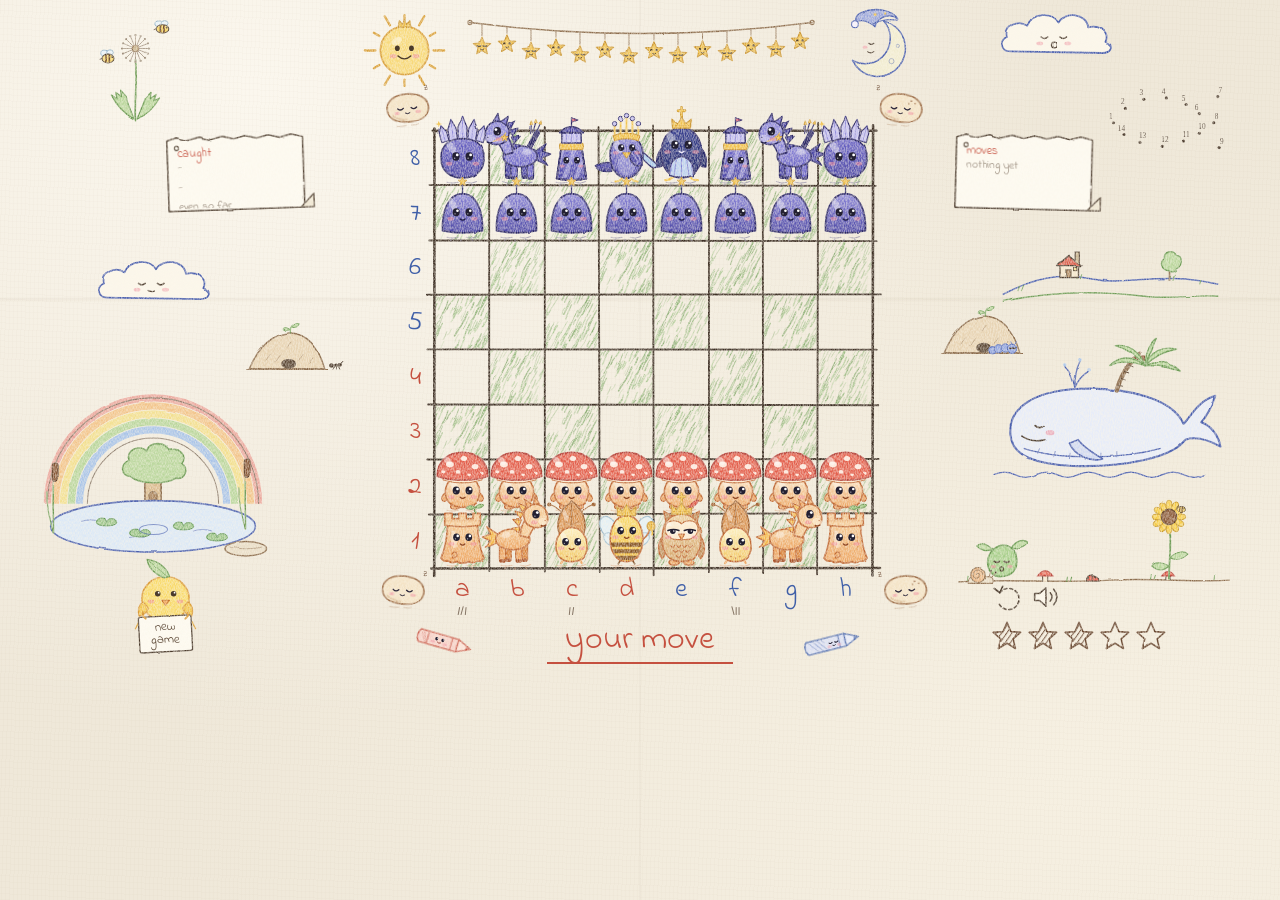
<file: index.html>
<!doctype html>
<html lang="en">
<head>
<meta charset="utf-8">
<meta name="viewport" content="width=device-width, initial-scale=1">
<title>Toadstool Chess</title>
<link rel="preconnect" href="https://fonts.googleapis.com">
<link rel="preconnect" href="https://fonts.gstatic.com" crossorigin>
<link href="https://fonts.googleapis.com/css2?family=Indie+Flower&display=swap" rel="stylesheet">
<link rel="stylesheet" href="css/styles.css?v=15">
<link rel="stylesheet" href="css/world.css?v=15">
<link rel="icon" href="data:image/svg+xml,<svg xmlns='http://www.w3.org/2000/svg' viewBox='0 0 100 100'><text y='78' font-size='80'>🍄</text></svg>">
</head>
<body>

<!-- shared filters / patterns for the crayon look -->
<svg class="defs-only" aria-hidden="true">
  <defs>
    <filter id="crayon" x="-20%" y="-20%" width="140%" height="140%">
      <feTurbulence type="fractalNoise" baseFrequency="0.035" numOctaves="3" seed="7" result="noise"/>
      <feDisplacementMap in="SourceGraphic" in2="noise" scale="3.2" xChannelSelector="R" yChannelSelector="G"/>
    </filter>
    <!-- coloured pencil: a little hand wobble on every edge, then a streaky
         grain knocked out of the colour so the paper shows through -->
    <filter id="pencil" x="-12%" y="-12%" width="124%" height="124%" color-interpolation-filters="sRGB">
      <feTurbulence type="fractalNoise" baseFrequency="0.05" numOctaves="2" seed="3" result="warp"/>
      <feDisplacementMap in="SourceGraphic" in2="warp" scale="1.8" xChannelSelector="R" yChannelSelector="G" result="wobble"/>
      <!-- the drawing's own paper, so the board never shows through a piece -->
      <feFlood flood-color="#fbf6ea" result="paperTone"/>
      <feComposite in="paperTone" in2="wobble" operator="in" result="paper"/>
      <feTurbulence type="fractalNoise" baseFrequency="0.8 0.3" numOctaves="2" seed="12" result="grain"/>
      <feColorMatrix in="grain" type="matrix" values="0 0 0 0 0  0 0 0 0 0  0 0 0 0 0  2.4 0 0 0 -0.7" result="tooth"/>
      <feComposite in="wobble" in2="tooth" operator="in" result="grainy"/>
      <feComposite in="grainy" in2="wobble" operator="arithmetic" k1="0" k2="0.45" k3="0.55" k4="0" result="pencilled"/>
      <feMerge><feMergeNode in="paper"/><feMergeNode in="pencilled"/></feMerge>
    </filter>
    <pattern id="scribble" width="5" height="5" patternUnits="userSpaceOnUse" patternTransform="rotate(35)">
      <path d="M0,0 V5" stroke="#6b4a33" stroke-width="2.6"/>
    </pattern>
  </defs>
</svg>

<main class="sheet" id="sheet">
  <h1 class="sr-only">Toadstool Chess</h1>

  <!-- doodles: drawn by js/world*.js. On wide screens they are pinned round
       the board; on narrow ones they fall into rows above and below it. -->
  <div class="above" id="above"></div>

  <section class="stage">
    <div class="sky" id="sky"></div>

    <div class="board-grid">
      <div class="ranks" id="ranks" aria-hidden="true"></div>
      <div class="board-wrap" id="board-wrap">
          <div class="doodle doodle-tl" aria-hidden="true"><svg viewBox="0 0 100 76"><g filter="url(#pencil)"><path d="M14,45 C12,27 30,17 52,18 C74,19 90,29 88,47 C86,63 70,69 50,68 C28,67 16,61 14,45 Z" fill="#f3e2c4" stroke="#8f5a32" stroke-width="2.6" stroke-linejoin="round"/><path d="M22,54 q10,9 26,10" fill="none" stroke="#c9a173" stroke-width="3" opacity=".55"/><ellipse cx="31" cy="51" rx="5" ry="3" fill="#ee8c9c" opacity=".6"/><ellipse cx="69" cy="51" rx="5" ry="3" fill="#ee8c9c" opacity=".6"/><path d="M28,74 q10,2 18,0 M54,74 q8,2 14,-1" fill="none" stroke="#8f5a32" stroke-width="1.4" opacity=".45"/></g><g fill="none" stroke="#2f2a3d" stroke-linecap="round"><path d="M33,43 q5,5 10,0 M57,43 q5,5 10,0" stroke-width="2.4"/><path d="M46,52 q4,3 8,0" stroke-width="1.7"/></g><text x="84" y="15" font-size="17" fill="#6b4a33" font-family="Indie Flower, cursive">z</text></svg></div>
          <div class="doodle doodle-tr" aria-hidden="true"><svg viewBox="0 0 100 76"><g filter="url(#pencil)"><path d="M14,45 C12,27 30,17 52,18 C74,19 90,29 88,47 C86,63 70,69 50,68 C28,67 16,61 14,45 Z" fill="#f3e2c4" stroke="#8f5a32" stroke-width="2.6" stroke-linejoin="round"/><path d="M22,54 q10,9 26,10" fill="none" stroke="#c9a173" stroke-width="3" opacity=".55"/><ellipse cx="31" cy="51" rx="5" ry="3" fill="#ee8c9c" opacity=".6"/><ellipse cx="69" cy="51" rx="5" ry="3" fill="#ee8c9c" opacity=".6"/><circle cx="68" cy="29" r="1.7" fill="#8f5a32"/><circle cx="75" cy="33" r="1.3" fill="#8f5a32"/><circle cx="64" cy="34" r="1.2" fill="#8f5a32"/><path d="M28,74 q10,2 18,0 M54,74 q8,2 14,-1" fill="none" stroke="#8f5a32" stroke-width="1.4" opacity=".45"/></g><g fill="none" stroke="#2f2a3d" stroke-linecap="round"><path d="M33,43 q5,5 10,0 M57,43 q5,5 10,0" stroke-width="2.4"/><path d="M46,52 q4,3 8,0" stroke-width="1.7"/></g><text x="4" y="15" font-size="17" fill="#6b4a33" font-family="Indie Flower, cursive">z</text></svg></div>
          <div class="doodle doodle-bl" aria-hidden="true"><svg viewBox="0 0 100 76"><g filter="url(#pencil)"><path d="M14,45 C12,27 30,17 52,18 C74,19 90,29 88,47 C86,63 70,69 50,68 C28,67 16,61 14,45 Z" fill="#f3e2c4" stroke="#8f5a32" stroke-width="2.6" stroke-linejoin="round"/><path d="M22,54 q10,9 26,10" fill="none" stroke="#c9a173" stroke-width="3" opacity=".55"/><ellipse cx="31" cy="51" rx="5" ry="3" fill="#ee8c9c" opacity=".6"/><ellipse cx="69" cy="51" rx="5" ry="3" fill="#ee8c9c" opacity=".6"/><path d="M28,74 q10,2 18,0 M54,74 q8,2 14,-1" fill="none" stroke="#8f5a32" stroke-width="1.4" opacity=".45"/></g><g fill="none" stroke="#2f2a3d" stroke-linecap="round"><path d="M33,43 q5,5 10,0 M57,43 q5,5 10,0" stroke-width="2.4"/><path d="M46,52 q4,3 8,0" stroke-width="1.7"/></g><text x="84" y="15" font-size="17" fill="#6b4a33" font-family="Indie Flower, cursive">z</text></svg></div>
          <div class="doodle doodle-br" aria-hidden="true"><svg viewBox="0 0 100 76"><g filter="url(#pencil)"><path d="M14,45 C12,27 30,17 52,18 C74,19 90,29 88,47 C86,63 70,69 50,68 C28,67 16,61 14,45 Z" fill="#f3e2c4" stroke="#8f5a32" stroke-width="2.6" stroke-linejoin="round"/><path d="M22,54 q10,9 26,10" fill="none" stroke="#c9a173" stroke-width="3" opacity=".55"/><ellipse cx="31" cy="51" rx="5" ry="3" fill="#ee8c9c" opacity=".6"/><ellipse cx="69" cy="51" rx="5" ry="3" fill="#ee8c9c" opacity=".6"/><circle cx="68" cy="29" r="1.7" fill="#8f5a32"/><circle cx="75" cy="33" r="1.3" fill="#8f5a32"/><circle cx="64" cy="34" r="1.2" fill="#8f5a32"/><path d="M28,74 q10,2 18,0 M54,74 q8,2 14,-1" fill="none" stroke="#8f5a32" stroke-width="1.4" opacity=".45"/></g><g fill="none" stroke="#2f2a3d" stroke-linecap="round"><path d="M33,43 q5,5 10,0 M57,43 q5,5 10,0" stroke-width="2.4"/><path d="M46,52 q4,3 8,0" stroke-width="1.7"/></g><text x="4" y="15" font-size="17" fill="#6b4a33" font-family="Indie Flower, cursive">z</text></svg></div>
          <div class="board" id="board" role="grid" aria-label="chess board"></div>
      </div>
      <div class="corner"></div>
      <div class="files" id="files" aria-hidden="true"></div>
    </div>

    <div class="caption-row">
      <div class="crayon crayon-red" aria-hidden="true"><svg viewBox="0 0 140 72"><g transform="rotate(16 70 36)"><g filter="url(#pencil)"><path d="M18,23 H92 V47 H18 Q10,35 18,23 Z" fill="#f6cfc6" stroke="#c5503f" stroke-width="2.4" stroke-linejoin="round"/><path d="M34,23 V47 M80,23 V47" stroke="#c5503f" stroke-width="2" fill="none"/><path d="M21,27 l9,18 M25,25 l8,20" stroke="#c5503f" stroke-width="1.5" opacity=".5"/><path d="M92,23 L118,35 L92,47 Z" fill="#fbe3d8" stroke="#c5503f" stroke-width="2.4" stroke-linejoin="round"/><path d="M109,31 L118,35 L109,39 Z" fill="#c5503f"/><ellipse cx="45" cy="40" rx="4.5" ry="2.6" fill="#ee8c9c" opacity=".6"/><ellipse cx="69" cy="40" rx="4.5" ry="2.6" fill="#ee8c9c" opacity=".6"/></g><ellipse cx="51" cy="33" rx="2.8" ry="3.3" fill="#232032"/><ellipse cx="63" cy="33" rx="2.8" ry="3.3" fill="#232032"/><circle cx="52.1" cy="31.7" r="1" fill="#fff"/><circle cx="64.1" cy="31.7" r="1" fill="#fff"/><path d="M54,39 q3,2.4 6,0" fill="none" stroke="#9a3a2e" stroke-width="1.6" stroke-linecap="round"/></g></svg></div>
      <p class="caption" id="caption">your move</p>
      <div class="crayon crayon-blue" aria-hidden="true"><svg viewBox="0 0 140 72"><g transform="rotate(-14 70 36)"><g filter="url(#pencil)"><path d="M18,23 H92 V47 H18 Q10,35 18,23 Z" fill="#d9dff4" stroke="#3f5fa8" stroke-width="2.4" stroke-linejoin="round"/><path d="M22,25 L40,47 M30,23 L48,47 M38,23 L55,45 M46,23 L52,31" stroke="#3f5fa8" stroke-width="1.7" opacity=".6"/><path d="M80,23 V47" stroke="#3f5fa8" stroke-width="2"/><path d="M92,23 L118,35 L92,47 Z" fill="#e8ecf9" stroke="#3f5fa8" stroke-width="2.4" stroke-linejoin="round"/><path d="M109,31 L118,35 L109,39 Z" fill="#3f5fa8"/><ellipse cx="60" cy="41" rx="4" ry="2.4" fill="#ee8c9c" opacity=".6"/><ellipse cx="79" cy="41" rx="4" ry="2.4" fill="#ee8c9c" opacity=".6"/></g><g fill="none" stroke="#232032" stroke-linecap="round"><path d="M61,34 q3,3 6,0 M72,34 q3,3 6,0" stroke-width="2"/><path d="M67,40 q2.5,2 5,0" stroke-width="1.5"/></g></g></svg></div>
    </div>
    </div>
  </section>

  <div class="below" id="below"></div>
</main>

<div class="promo-backdrop" id="promo" hidden>
  <div class="promo-card">
    <p>your toadstool made it across!</p>
    <div class="promo-choices" id="promo-choices"></div>
  </div>
</div>

<script src="js/engine.js?v=15"></script>
<script src="js/ai.js?v=15"></script>
<script src="js/pencil.js?v=15"></script>
<script src="js/pieces.js?v=15"></script>
<script src="js/marks.js?v=15"></script>
<script src="js/world.js?v=15"></script>
<script src="js/world-land.js?v=15"></script>
<script src="js/world-mount.js?v=15"></script>
<script src="js/app.js?v=15"></script>
</body>
</html>
</file>
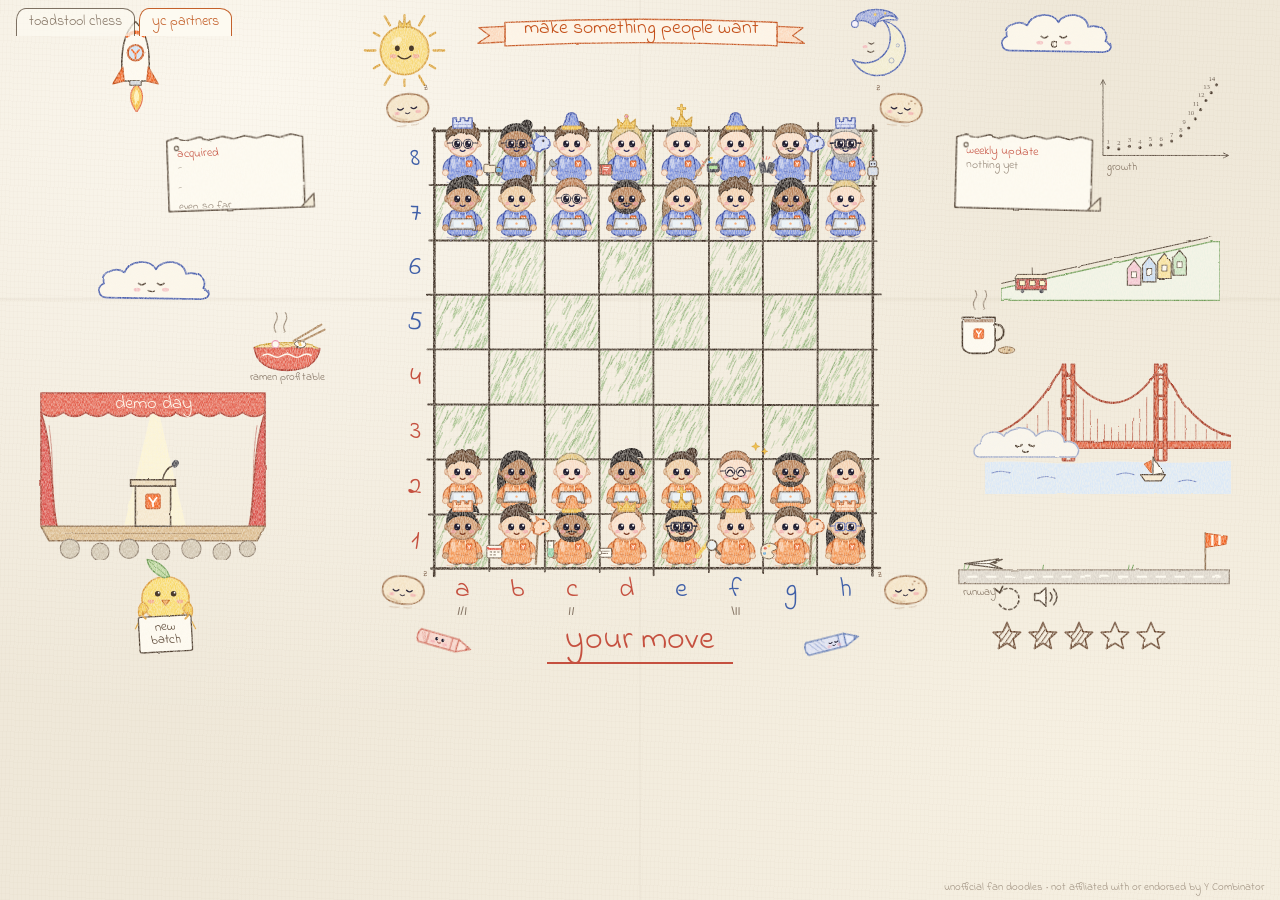
<file: yc-chess/index.html>
<!doctype html>
<html lang="en">
<head>
<meta charset="utf-8">
<meta name="viewport" content="width=device-width, initial-scale=1">
<title>YC Partners Chess</title>
<link rel="preconnect" href="https://fonts.googleapis.com">
<link rel="preconnect" href="https://fonts.gstatic.com" crossorigin>
<link href="https://fonts.googleapis.com/css2?family=Indie+Flower&display=swap" rel="stylesheet">
<link rel="stylesheet" href="../css/styles.css?v=15">
<link rel="stylesheet" href="../css/world.css?v=15">
<link rel="stylesheet" href="yc.css?v=3">
<link rel="icon" href="data:image/svg+xml,<svg xmlns='http://www.w3.org/2000/svg' viewBox='0 0 100 100'><text y='78' font-size='80'>🍄</text></svg>">
</head>
<body>

<!-- shared filters / patterns for the crayon look -->
<svg class="defs-only" aria-hidden="true">
  <defs>
    <filter id="crayon" x="-20%" y="-20%" width="140%" height="140%">
      <feTurbulence type="fractalNoise" baseFrequency="0.035" numOctaves="3" seed="7" result="noise"/>
      <feDisplacementMap in="SourceGraphic" in2="noise" scale="3.2" xChannelSelector="R" yChannelSelector="G"/>
    </filter>
    <!-- coloured pencil: a little hand wobble on every edge, then a streaky
         grain knocked out of the colour so the paper shows through -->
    <filter id="pencil" x="-12%" y="-12%" width="124%" height="124%" color-interpolation-filters="sRGB">
      <feTurbulence type="fractalNoise" baseFrequency="0.05" numOctaves="2" seed="3" result="warp"/>
      <feDisplacementMap in="SourceGraphic" in2="warp" scale="1.8" xChannelSelector="R" yChannelSelector="G" result="wobble"/>
      <!-- the drawing's own paper, so the board never shows through a piece -->
      <feFlood flood-color="#fbf6ea" result="paperTone"/>
      <feComposite in="paperTone" in2="wobble" operator="in" result="paper"/>
      <feTurbulence type="fractalNoise" baseFrequency="0.8 0.3" numOctaves="2" seed="12" result="grain"/>
      <feColorMatrix in="grain" type="matrix" values="0 0 0 0 0  0 0 0 0 0  0 0 0 0 0  2.4 0 0 0 -0.7" result="tooth"/>
      <feComposite in="wobble" in2="tooth" operator="in" result="grainy"/>
      <feComposite in="grainy" in2="wobble" operator="arithmetic" k1="0" k2="0.45" k3="0.55" k4="0" result="pencilled"/>
      <feMerge><feMergeNode in="paper"/><feMergeNode in="pencilled"/></feMerge>
    </filter>
    <pattern id="scribble" width="5" height="5" patternUnits="userSpaceOnUse" patternTransform="rotate(35)">
      <path d="M0,0 V5" stroke="#6b4a33" stroke-width="2.6"/>
    </pattern>
  </defs>
</svg>

<main class="sheet" id="sheet">
  <h1 class="sr-only">YC Partners Chess</h1>

  <nav class="yc-tabs" aria-label="editions">
    <a href="../">toadstool chess</a>
    <a href="./" aria-current="page">yc partners</a>
  </nav>
  <p class="yc-fine">unofficial fan doodles &middot; not affiliated with or endorsed by Y Combinator</p>

  <!-- doodles: drawn by js/world*.js. On wide screens they are pinned round
       the board; on narrow ones they fall into rows above and below it. -->
  <div class="above" id="above"></div>

  <section class="stage">
    <div class="sky" id="sky"></div>

    <div class="board-grid">
      <div class="ranks" id="ranks" aria-hidden="true"></div>
      <div class="board-wrap" id="board-wrap">
          <div class="doodle doodle-tl" aria-hidden="true"><svg viewBox="0 0 100 76"><g filter="url(#pencil)"><path d="M14,45 C12,27 30,17 52,18 C74,19 90,29 88,47 C86,63 70,69 50,68 C28,67 16,61 14,45 Z" fill="#f3e2c4" stroke="#8f5a32" stroke-width="2.6" stroke-linejoin="round"/><path d="M22,54 q10,9 26,10" fill="none" stroke="#c9a173" stroke-width="3" opacity=".55"/><ellipse cx="31" cy="51" rx="5" ry="3" fill="#ee8c9c" opacity=".6"/><ellipse cx="69" cy="51" rx="5" ry="3" fill="#ee8c9c" opacity=".6"/><path d="M28,74 q10,2 18,0 M54,74 q8,2 14,-1" fill="none" stroke="#8f5a32" stroke-width="1.4" opacity=".45"/></g><g fill="none" stroke="#2f2a3d" stroke-linecap="round"><path d="M33,43 q5,5 10,0 M57,43 q5,5 10,0" stroke-width="2.4"/><path d="M46,52 q4,3 8,0" stroke-width="1.7"/></g><text x="84" y="15" font-size="17" fill="#6b4a33" font-family="Indie Flower, cursive">z</text></svg></div>
          <div class="doodle doodle-tr" aria-hidden="true"><svg viewBox="0 0 100 76"><g filter="url(#pencil)"><path d="M14,45 C12,27 30,17 52,18 C74,19 90,29 88,47 C86,63 70,69 50,68 C28,67 16,61 14,45 Z" fill="#f3e2c4" stroke="#8f5a32" stroke-width="2.6" stroke-linejoin="round"/><path d="M22,54 q10,9 26,10" fill="none" stroke="#c9a173" stroke-width="3" opacity=".55"/><ellipse cx="31" cy="51" rx="5" ry="3" fill="#ee8c9c" opacity=".6"/><ellipse cx="69" cy="51" rx="5" ry="3" fill="#ee8c9c" opacity=".6"/><circle cx="68" cy="29" r="1.7" fill="#8f5a32"/><circle cx="75" cy="33" r="1.3" fill="#8f5a32"/><circle cx="64" cy="34" r="1.2" fill="#8f5a32"/><path d="M28,74 q10,2 18,0 M54,74 q8,2 14,-1" fill="none" stroke="#8f5a32" stroke-width="1.4" opacity=".45"/></g><g fill="none" stroke="#2f2a3d" stroke-linecap="round"><path d="M33,43 q5,5 10,0 M57,43 q5,5 10,0" stroke-width="2.4"/><path d="M46,52 q4,3 8,0" stroke-width="1.7"/></g><text x="4" y="15" font-size="17" fill="#6b4a33" font-family="Indie Flower, cursive">z</text></svg></div>
          <div class="doodle doodle-bl" aria-hidden="true"><svg viewBox="0 0 100 76"><g filter="url(#pencil)"><path d="M14,45 C12,27 30,17 52,18 C74,19 90,29 88,47 C86,63 70,69 50,68 C28,67 16,61 14,45 Z" fill="#f3e2c4" stroke="#8f5a32" stroke-width="2.6" stroke-linejoin="round"/><path d="M22,54 q10,9 26,10" fill="none" stroke="#c9a173" stroke-width="3" opacity=".55"/><ellipse cx="31" cy="51" rx="5" ry="3" fill="#ee8c9c" opacity=".6"/><ellipse cx="69" cy="51" rx="5" ry="3" fill="#ee8c9c" opacity=".6"/><path d="M28,74 q10,2 18,0 M54,74 q8,2 14,-1" fill="none" stroke="#8f5a32" stroke-width="1.4" opacity=".45"/></g><g fill="none" stroke="#2f2a3d" stroke-linecap="round"><path d="M33,43 q5,5 10,0 M57,43 q5,5 10,0" stroke-width="2.4"/><path d="M46,52 q4,3 8,0" stroke-width="1.7"/></g><text x="84" y="15" font-size="17" fill="#6b4a33" font-family="Indie Flower, cursive">z</text></svg></div>
          <div class="doodle doodle-br" aria-hidden="true"><svg viewBox="0 0 100 76"><g filter="url(#pencil)"><path d="M14,45 C12,27 30,17 52,18 C74,19 90,29 88,47 C86,63 70,69 50,68 C28,67 16,61 14,45 Z" fill="#f3e2c4" stroke="#8f5a32" stroke-width="2.6" stroke-linejoin="round"/><path d="M22,54 q10,9 26,10" fill="none" stroke="#c9a173" stroke-width="3" opacity=".55"/><ellipse cx="31" cy="51" rx="5" ry="3" fill="#ee8c9c" opacity=".6"/><ellipse cx="69" cy="51" rx="5" ry="3" fill="#ee8c9c" opacity=".6"/><circle cx="68" cy="29" r="1.7" fill="#8f5a32"/><circle cx="75" cy="33" r="1.3" fill="#8f5a32"/><circle cx="64" cy="34" r="1.2" fill="#8f5a32"/><path d="M28,74 q10,2 18,0 M54,74 q8,2 14,-1" fill="none" stroke="#8f5a32" stroke-width="1.4" opacity=".45"/></g><g fill="none" stroke="#2f2a3d" stroke-linecap="round"><path d="M33,43 q5,5 10,0 M57,43 q5,5 10,0" stroke-width="2.4"/><path d="M46,52 q4,3 8,0" stroke-width="1.7"/></g><text x="4" y="15" font-size="17" fill="#6b4a33" font-family="Indie Flower, cursive">z</text></svg></div>
          <div class="board" id="board" role="grid" aria-label="chess board"></div>
      </div>
      <div class="corner"></div>
      <div class="files" id="files" aria-hidden="true"></div>
    </div>

    <div class="caption-row">
      <div class="crayon crayon-red" aria-hidden="true"><svg viewBox="0 0 140 72"><g transform="rotate(16 70 36)"><g filter="url(#pencil)"><path d="M18,23 H92 V47 H18 Q10,35 18,23 Z" fill="#f6cfc6" stroke="#c5503f" stroke-width="2.4" stroke-linejoin="round"/><path d="M34,23 V47 M80,23 V47" stroke="#c5503f" stroke-width="2" fill="none"/><path d="M21,27 l9,18 M25,25 l8,20" stroke="#c5503f" stroke-width="1.5" opacity=".5"/><path d="M92,23 L118,35 L92,47 Z" fill="#fbe3d8" stroke="#c5503f" stroke-width="2.4" stroke-linejoin="round"/><path d="M109,31 L118,35 L109,39 Z" fill="#c5503f"/><ellipse cx="45" cy="40" rx="4.5" ry="2.6" fill="#ee8c9c" opacity=".6"/><ellipse cx="69" cy="40" rx="4.5" ry="2.6" fill="#ee8c9c" opacity=".6"/></g><ellipse cx="51" cy="33" rx="2.8" ry="3.3" fill="#232032"/><ellipse cx="63" cy="33" rx="2.8" ry="3.3" fill="#232032"/><circle cx="52.1" cy="31.7" r="1" fill="#fff"/><circle cx="64.1" cy="31.7" r="1" fill="#fff"/><path d="M54,39 q3,2.4 6,0" fill="none" stroke="#9a3a2e" stroke-width="1.6" stroke-linecap="round"/></g></svg></div>
      <p class="caption" id="caption">your move</p>
      <div class="crayon crayon-blue" aria-hidden="true"><svg viewBox="0 0 140 72"><g transform="rotate(-14 70 36)"><g filter="url(#pencil)"><path d="M18,23 H92 V47 H18 Q10,35 18,23 Z" fill="#d9dff4" stroke="#3f5fa8" stroke-width="2.4" stroke-linejoin="round"/><path d="M22,25 L40,47 M30,23 L48,47 M38,23 L55,45 M46,23 L52,31" stroke="#3f5fa8" stroke-width="1.7" opacity=".6"/><path d="M80,23 V47" stroke="#3f5fa8" stroke-width="2"/><path d="M92,23 L118,35 L92,47 Z" fill="#e8ecf9" stroke="#3f5fa8" stroke-width="2.4" stroke-linejoin="round"/><path d="M109,31 L118,35 L109,39 Z" fill="#3f5fa8"/><ellipse cx="60" cy="41" rx="4" ry="2.4" fill="#ee8c9c" opacity=".6"/><ellipse cx="79" cy="41" rx="4" ry="2.4" fill="#ee8c9c" opacity=".6"/></g><g fill="none" stroke="#232032" stroke-linecap="round"><path d="M61,34 q3,3 6,0 M72,34 q3,3 6,0" stroke-width="2"/><path d="M67,40 q2.5,2 5,0" stroke-width="1.5"/></g></g></svg></div>
    </div>
    </div>
  </section>

  <div class="below" id="below"></div>
</main>

<div class="promo-backdrop" id="promo" hidden>
  <div class="promo-card">
    <p>your founder made it!</p>
    <div class="promo-choices" id="promo-choices"></div>
  </div>
</div>

<script src="../js/engine.js?v=15"></script>
<script src="../js/ai.js?v=15"></script>
<script src="../js/pencil.js?v=15"></script>
<script src="pencil-sprite.js?v=1"></script>
<script src="cast.js?v=3"></script>
<script src="../js/marks.js?v=15"></script>
<script src="../js/world.js?v=15"></script>
<script src="../js/world-land.js?v=15"></script>
<script src="world-yc.js?v=1"></script>
<script src="app.js?v=2"></script>
</body>
</html>
</file>
<file: css/styles.css>
:root {
  --paper: #f4efe4;
  --paper-2: #ece5d6;
  --ink: #5a4634;
  --line: #4a3b2c;
  --red: #c5503f;
  --blue: #3f5fa8;
  --green: #8fae73;
  --shadow: rgba(80, 60, 40, .18);
  --square: clamp(30px, min(calc(100vw / 23.4), calc((100vh - 30px) / 12.6)), 84px);
}

* { box-sizing: border-box; }

html, body {
  margin: 0;
  min-height: 100%;
  font-family: 'Indie Flower', 'Comic Sans MS', cursive;
  color: var(--ink);
  background:
    radial-gradient(ellipse at 20% 10%, #fbf7ee 0%, transparent 55%),
    radial-gradient(ellipse at 85% 85%, #f6f0e2 0%, transparent 60%),
    #efe8d9;
}

/* faint paper fibres */
body::before {
  content: "";
  position: fixed;
  inset: 0;
  pointer-events: none;
  opacity: .5;
  background-image:
    repeating-linear-gradient(92deg, rgba(150, 130, 100, .05) 0 1px, transparent 1px 4px),
    repeating-linear-gradient(3deg, rgba(150, 130, 100, .04) 0 1px, transparent 1px 6px);
}

.defs-only { position: absolute; width: 0; height: 0; }

/* the sleepy blobs at the board's corners */
.doodle {
  position: absolute;
  z-index: 0;
  width: calc(var(--square) * 1.02);
  pointer-events: none;
}
.doodle svg { display: block; width: 100%; height: auto; overflow: visible; }
.doodle-tl { left: calc(var(--square) * -1.02); top: calc(var(--square) * -0.86); transform: rotate(-6deg); }
.doodle-tr { right: calc(var(--square) * -1.02); top: calc(var(--square) * -0.86); transform: rotate(5deg); }
.doodle-bl { left: calc(var(--square) * -1.1); bottom: calc(var(--square) * -0.72); transform: rotate(4deg); }
.doodle-br { right: calc(var(--square) * -1.1); bottom: calc(var(--square) * -0.72); transform: rotate(-5deg); }

.board-grid {
  display: grid;
  grid-template-columns: auto auto;
  grid-template-rows: auto auto;
  gap: 4px;
  justify-content: center;
  margin-top: calc(var(--square) * .55);
}

.ranks, .files { display: grid; gap: 0; color: var(--red); font-size: calc(var(--square) * .5); }
.ranks { grid-template-rows: repeat(8, var(--square)); padding-right: calc(var(--square) * .14); }
.files { grid-template-columns: repeat(8, var(--square)); padding-top: calc(var(--square) * .06); }
.ranks i, .files i {
  display: grid;
  place-items: center;
  font-style: normal;
  line-height: 1;
}
.files i { display: flex; flex-direction: column; align-items: center; }
.tally { width: calc(var(--square) * .2); height: calc(var(--square) * .17); margin-top: 3px; overflow: visible; }
.ranks i:nth-child(-n+4), .files i:nth-child(n+5) { color: var(--blue); }

/* ---------------- board ---------------- */
.board-wrap {
  position: relative;
  isolation: isolate;
}

/* the grid is drawn over the squares but under the pieces */
.grid-lines {
  position: absolute;
  inset: 0;
  z-index: 1;
  width: 100%;
  height: 100%;
  overflow: visible;
  pointer-events: none;
  will-change: transform;
}

.board {
  display: grid;
  grid-template-columns: repeat(8, var(--square));
  grid-template-rows: repeat(8, var(--square));
}

.sq {
  position: relative;
  display: grid;
  place-items: center;
  background: transparent no-repeat center / 100% 100%;
  cursor: default;
  -webkit-tap-highlight-color: transparent;
}

.sq.pickable { cursor: pointer; }
.sq.check { background-color: rgba(197, 80, 63, .32); }

/* hand-drawn marks sit on the paper, under the pieces */
.mark {
  position: absolute;
  inset: 0;
  z-index: 1;
  width: 100%;
  height: 100%;
  pointer-events: none;
  overflow: visible;
}

/* the circles pop on as if they had just been drawn */
@keyframes mark-in { from { transform: scale(.6); opacity: 0; } to { transform: none; opacity: 1; } }
.mark-target, .mark-select { animation: mark-in .2s ease-out both; }

/* the gold brackets only show on the target under the cursor */
.mark-hover { opacity: 0; transition: opacity .12s ease; }
.sq:hover .mark-hover { opacity: 1; }

/* ---- the last move: footprints and a ring round the mover's feet ---- */
.trail {
  position: absolute;
  inset: 0;
  z-index: 1;
  width: 100%;
  height: 100%;
  overflow: visible;
  pointer-events: none;
}
@keyframes dot-in { from { opacity: 0; transform: scale(.2); } to { opacity: .85; transform: none; } }
.trail-dot, .trail-ring {
  transform-box: fill-box;
  transform-origin: center;
  animation: dot-in .2s ease-out both;
}
.trail.still .trail-dot, .trail.still .trail-ring { animation: none; opacity: .85; }
@keyframes wobble-marks { 0% { opacity: 0; } 12%, 70% { opacity: .85; } 100% { opacity: 0; } }
.trail-shake { animation: wobble-marks 1.4s ease-out both; }

/* ---- pieces ---- */
/* drawn bigger than their square, standing on its bottom line and rising
   into the square above, the way they sit on the paper in the drawing */
.piece {
  --tilt: 0deg;
  position: absolute;
  left: -31.6%;
  bottom: -6.2%;
  z-index: 2;
  width: 163.2%;
  height: 163.2%;
  pointer-events: none;
  transform-origin: 50% 87%;
  will-change: transform;
  animation: breathe 3.4s ease-in-out infinite;
}
.art { position: absolute; inset: 0; display: block; }
.art > img, .art > svg {
  position: absolute;
  inset: 0;
  width: 100%;
  height: 100%;
  overflow: visible;
  pointer-events: none;
  user-select: none;
  -webkit-user-drag: none;
}

/* the boil: three traced frames shown in turn 0-1-2-1 at 8 per second, each
   piece on its own beat (--phase) so the board shimmers rather than flashes */
.boil { opacity: 0; will-change: opacity; }
.boil.b0 { opacity: 1; }
.art:not(.still) .boil { animation: .5s steps(1, end) infinite; animation-delay: var(--phase, 0s); }
.art:not(.still) .b0 { animation-name: boil0; }
.art:not(.still) .b1 { animation-name: boil1; }
.art:not(.still) .b2 { animation-name: boil2; }
@keyframes boil0 { 0% { opacity: 1; } 25%, 100% { opacity: 0; } }
@keyframes boil1 { 0% { opacity: 0; } 25% { opacity: 1; } 50% { opacity: 0; } 75%, 100% { opacity: 1; } }
@keyframes boil2 { 0%, 25% { opacity: 0; } 50% { opacity: 1; } 75%, 100% { opacity: 0; } }

/* everyone sways a little, each on their own beat */
@keyframes breathe {
  0%, 100% { transform: translateY(0) rotate(var(--tilt)); }
  50% { transform: translateY(-2.5px) rotate(calc(var(--tilt) * -0.6)); }
}

.sq.pickable:hover .piece {
  animation: none;
  transform: translateY(-4px) scale(1.07) rotate(var(--tilt));
  transition: transform .14s ease;
}

/* picked up: jumps on the spot, pleased with itself — crouch, spring, land */
@keyframes hop {
  0%, 100% { transform: translateY(0) scale(1.07, .93) rotate(var(--tilt)); }
  42% { transform: translateY(-15%) scale(.94, 1.08) rotate(calc(var(--tilt) * -1)); }
  78% { transform: translateY(0) scale(1.09, .91) rotate(var(--tilt)); }
}
.sq.selected .piece { animation: hop .72s cubic-bezier(.3, .7, .4, 1) infinite; z-index: 4; }

/* ---- faces: CSS shows whichever one the piece is feeling ---- */
.face .mood { display: none; }
.piece[data-mood] .face .eyes { display: none; }
.piece[data-mood="wide"] .mood-wide,
.piece[data-mood="happy"] .mood-happy,
.piece[data-mood="sleepy"] .mood-sleepy,
.piece[data-mood="worried"] .mood-worried { display: inline; }

/* ---- mouths: an "o" for yawns and surprises ---- */
.face .mouthv { display: none; }
.piece[data-mouth="o"] .face .mouth { display: none; }
.piece[data-mouth="o"] .face .mouth-o { display: inline; }

/* ---- the eyes turn towards the pointer ---- */
.face .look {
  transform: translate(calc(var(--lx, 0) * 1px), calc(var(--ly, 0) * 1px));
  transition: transform .3s ease-out;
}

/* ---- little acts an idle piece performs ---- */
.piece.act-yawn { animation: act-yawn 1.7s ease-in-out; }
@keyframes act-yawn {
  0%, 100% { transform: rotate(var(--tilt)); }
  30%, 62% { transform: scale(.95, 1.09) rotate(var(--tilt)); }
  80% { transform: scale(1.05, .95) rotate(var(--tilt)); }
}
.piece.act-giggle { animation: act-giggle 1.3s ease-in-out; }
@keyframes act-giggle {
  0%, 100% { transform: rotate(var(--tilt)); }
  10%, 30%, 50%, 70% { transform: translateY(-2.5%) rotate(-5deg); }
  20%, 40%, 60%, 80% { transform: translateY(-.5%) rotate(5deg); }
}
.piece.act-stretch { animation: act-stretch 1.45s ease-in-out; }
@keyframes act-stretch {
  0%, 100% { transform: rotate(var(--tilt)); }
  22% { transform: scale(1.1, .88) rotate(var(--tilt)); }
  52% { transform: scale(.91, 1.13) rotate(var(--tilt)); }
  76% { transform: scale(1.04, .97) rotate(var(--tilt)); }
}
.piece.act-look .face .look { animation: act-look 2.3s ease-in-out; }
@keyframes act-look {
  0%, 100% { transform: translate(0, 0); }
  18%, 40% { transform: translate(-2.2px, .4px); }
  58%, 82% { transform: translate(2.2px, .4px); }
}
.emote-once { animation: emote-pop .28s ease-out both, puff-away .6s ease-out .28s forwards; }
@keyframes puff-away { to { transform: translate(18%, -30%) scale(1.2); opacity: 0; } }

/* ---- emotes over the head ---- */
.emote {
  position: absolute;
  right: 10%;
  top: 11%;
  z-index: 1;
  width: 25%;
  height: 25%;
  pointer-events: none;
  transform-origin: 30% 100%;
  will-change: transform;
  animation: emote-pop .28s cubic-bezier(.3, 1.6, .5, 1) both, emote-bob 1.5s ease-in-out .28s infinite;
}
.emote svg { display: block; width: 100%; height: 100%; overflow: visible; }
@keyframes emote-pop { from { transform: scale(0) rotate(-20deg); } to { transform: none; } }
@keyframes emote-bob { 0%, 100% { transform: translateY(0) rotate(0); } 50% { transform: translateY(-10%) rotate(6deg); } }

/* the z's drift up and fade, one after another */
.emote-zzz { animation: emote-pop .28s ease-out both; }
.emote-zzz path { opacity: 0; animation: zzz 2.4s ease-out infinite; transform-box: fill-box; transform-origin: center; }
.emote-zzz .z2 { animation-delay: .5s; }
.emote-zzz .z3 { animation-delay: 1s; }
@keyframes zzz {
  0% { opacity: 0; transform: translate(-6px, 6px) scale(.6); }
  25%, 60% { opacity: .9; }
  100% { opacity: 0; transform: translate(8px, -10px) scale(1.1); }
}

/* hopping across the board: above everything, no idle sway */
.piece.moving { z-index: 6; animation: none; }

/* eyes close for a moment now and then: one piece at a time, triggered
   from script, so the pencilled drawings are not repainted every frame */
@keyframes blink {
  0%, 100% { transform: scaleY(1); }
  50% { transform: scaleY(.08); }
}
.face .eyes { transform-box: fill-box; transform-origin: center; }
.piece.blink .eyes { animation: blink .24s ease-in-out; }

/* the king gets a fright when checked */
@keyframes fright {
  0%, 100% { transform: translateX(0) rotate(var(--tilt)); }
  20% { transform: translateX(-4px) rotate(-6deg); }
  60% { transform: translateX(4px) rotate(6deg); }
}
.sq.check .piece { animation: fright .45s ease-in-out 2; }

/* ---- a piece being taken ----
   It waits until the attacker lands (--land), then wobbles with spirals for
   eyes and stars round its head, and tumbles off the paper. */
.fx {
  position: absolute;
  z-index: 5;
  width: 12.5%;
  height: 12.5%;
  pointer-events: none;
}
.fx-piece {
  position: absolute;
  left: -31.6%;
  bottom: -6.2%;
  width: 163.2%;
  height: 163.2%;
  transform-origin: 50% 87%;
  animation:
    ko-wobble .34s ease-in-out var(--land) both,
    tumble .75s ease-in calc(var(--land) + .55s) forwards;
}
.fx-piece .art { position: absolute; inset: 0; }

@keyframes ko-wobble {
  0%, 100% { transform: none; }
  25% { transform: translateX(-7%) rotate(-9deg); }
  55% { transform: translateX(6%) rotate(8deg); }
  80% { transform: translateX(-3%) rotate(-4deg); }
}
@keyframes ko-hide { to { opacity: 0; } }
@keyframes ko-show { to { opacity: 1; } }
@keyframes ko-orbit { to { transform: rotate(360deg); } }
.fx .eyes { animation: ko-hide .01s var(--land) forwards; }
.fx .ko-dizzy, .fx .shake-marks { opacity: 0; animation: ko-show .12s var(--land) forwards; }
.fx .ko-stars {
  opacity: 0;
  transform-box: fill-box;
  transform-origin: center;
  animation: ko-show .12s var(--land) forwards, ko-orbit .8s linear var(--land) infinite;
}

@keyframes tumble {
  0% { transform: none; opacity: 1; }
  30% { transform: translate(14%, -16%) rotate(34deg); opacity: 1; }
  100% { transform: translate(46%, 26%) rotate(96deg); opacity: 0; }
}

/* ---- dust kicked up on landing ---- */
.dust {
  position: absolute;
  z-index: 3;
  width: 12.5%;
  height: 12.5%;
  pointer-events: none;
}
.dust svg { display: block; width: 100%; height: 100%; overflow: visible; }
.puff { transform-box: fill-box; transform-origin: center bottom; }
.puff-l { animation: puff-l .6s ease-out both; }
.puff-r { animation: puff-r .6s ease-out both; }
.puff-c { animation: puff-c .6s ease-out both; }
@keyframes puff-l { from { transform: translate(14px, 0) scale(.3); opacity: 1; } to { transform: translate(-6px, -5px) scale(1.15); opacity: 0; } }
@keyframes puff-r { from { transform: translate(-14px, 0) scale(.3); opacity: 1; } to { transform: translate(6px, -5px) scale(1.15); opacity: 0; } }
@keyframes puff-c { from { transform: scale(.3); opacity: .9; } to { transform: translateY(-6px) scale(1.1); opacity: 0; } }

/* ---- the cloud a captured piece goes up in ---- */
.mark-poof .puff {
  opacity: 0;
  animation: poof .7s ease-out calc(var(--land, 0ms) + .95s) both;
}
.mark-poof .puff:nth-child(2) { animation-delay: calc(var(--land, 0ms) + 1.02s); }
.mark-poof .puff:nth-child(3) { animation-delay: calc(var(--land, 0ms) + 1.08s); }
@keyframes poof {
  0% { opacity: 0; transform: scale(.3); }
  30% { opacity: 1; transform: scale(1); }
  100% { opacity: 0; transform: translateY(-14px) scale(1.4); }
}

@keyframes spark-out {
  0% { transform: scale(0); opacity: 0; }
  40% { transform: scale(1.2); opacity: 1; }
  100% { transform: scale(.4); opacity: 0; }
}
.mark-spark polygon {
  transform-box: fill-box;
  transform-origin: center;
  animation: spark-out .62s ease-out both;
  animation-delay: calc(var(--land, 0ms) + var(--i, 0) * 55ms);
}

/* ---------------- caption ---------------- */
.caption-row {
  display: flex;
  align-items: center;
  justify-content: center;
  gap: clamp(8px, 5vw, 64px);
  margin: calc(var(--square) * .1) auto 4px;
}
.crayon { flex: none; width: calc(var(--square) * 1.35); }
.crayon svg { display: block; width: 100%; height: auto; overflow: visible; }

.caption {
  margin: 0;
  min-width: 5.5em;
  font-size: calc(var(--square) * .62);
  color: var(--red);
  border-bottom: 2.5px solid var(--red);
  padding: 0 .3em 2px;
  line-height: 1.15;
  text-align: center;
}
.caption.them {
  color: var(--blue);
  border-bottom-color: var(--blue);
  animation: muse 1.4s ease-in-out infinite;
}

/* the caption breathes while they are deciding */
@keyframes muse { 0%, 100% { opacity: 1; } 50% { opacity: .5; } }
.caption.over { color: #6b7d4f; border-bottom-color: #6b7d4f; }

/* ---------------- promotion ---------------- */
.promo-backdrop {
  position: fixed;
  inset: 0;
  display: grid;
  place-items: center;
  background: rgba(60, 46, 34, .45);
  z-index: 20;
}
.promo-backdrop[hidden] { display: none; }

.promo-card {
  background: #fbf7ee;
  border: 3px solid var(--line);
  border-radius: 22px 14px 24px 12px / 14px 24px 12px 22px;
  padding: 18px 22px;
  box-shadow: 4px 6px 0 rgba(80, 60, 40, .3);
  text-align: center;
}
.promo-card p { margin: 0 0 12px; color: var(--red); font-size: 17px; }
.promo-choices { display: flex; gap: 8px; }
.promo-choices button {
  width: 68px; height: 68px;
  padding: 4px;
  background: #fff;
  border: 2.5px solid var(--line);
  border-radius: 16px 10px 18px 9px / 10px 18px 9px 16px;
  cursor: pointer;
  transition: transform .12s ease;
}
.promo-choices button:hover { transform: translateY(-4px) rotate(-3deg); }
.promo-choices button { position: relative; }
.promo-choices .art { inset: 4px; }

@media (prefers-reduced-motion: reduce) {
  * { animation: none !important; transition: none !important; }
}
</file>
<file: css/world.css>
/* The sheet of paper the game is drawn on, and the doodles in its margins.

   The whole sheet always fits the window, like a drawing on a page, never a
   page to scroll. In a landscape window every doodle is pinned round the
   board in "square" units from the middle of the sheet; in a portrait or
   squarish one the margins fold into rows above and below the board. The
   square size is whatever lets the chosen arrangement fit both ways. */

.sr-only {
  position: absolute; width: 1px; height: 1px; overflow: hidden;
  clip: rect(0 0 0 0); white-space: nowrap;
}

.sheet {
  position: relative;
  min-height: 100vh;
  overflow: hidden;
  padding: calc(var(--square) * .25) 0 calc(var(--square) * .5);
  /* a couple of faint folds, as if the sheet had been in a pocket */
  background:
    linear-gradient(90deg, transparent calc(50% - 1px), rgba(140, 120, 90, .07) 50%, transparent calc(50% + 1px)),
    linear-gradient(180deg, transparent 33%, rgba(140, 120, 90, .06) 33.2%, transparent 33.6%);
}

.stage {
  position: relative;
  z-index: 1;
  width: max-content;
  margin: 0 auto;
  display: flex;
  flex-direction: column;
  align-items: center;
}

.sky {
  display: flex;
  align-items: flex-start;
  justify-content: center;
  gap: calc(var(--square) * .35);
  height: calc(var(--square) * 1.6);
}

/* ---------------- every doodle ---------------- */
.dd { position: absolute; pointer-events: none; }
.sky .dd { position: relative; }
.ddp { position: absolute; }
.ddp > img {
  position: absolute; inset: 0; width: 100%; height: 100%;
  pointer-events: none; user-select: none; -webkit-user-drag: none;
}
.ddface { position: absolute; width: 100%; height: 100%; overflow: visible; }

/* doodles boil a little slower than the pieces: calmer at the edges */
.ddp > .boil { animation: .7s steps(1, end) infinite; animation-delay: var(--phase, 0s); }
.ddp > .b0 { animation-name: boil0; }
.ddp > .b1 { animation-name: boil1; }
.ddp > .b2 { animation-name: boil2; }

.blinker { transform-box: fill-box; transform-origin: center; transition: transform .08s; }
.blinker.shut { transform: scaleY(.12); }

/* ---------------- the sky ---------------- */
.dd-sun { width: calc(var(--square) * 1.55); height: calc(var(--square) * 1.55); margin-top: calc(var(--square) * -.1); }
.dd-sun .spin { animation: spin 40s linear infinite; }
.dd-sun .mood-laugh, .dd-sun .mood-oops { display: none; }
.dd-sun.laugh .mood-calm, .dd-sun.oops .mood-calm { display: none; }
.dd-sun.laugh .mood-laugh, .dd-sun.oops .mood-oops { display: inline; }
.dd-sun.laugh { animation: giggle-sun .5s ease-in-out 3; }
@keyframes spin { to { transform: rotate(360deg); } }
@keyframes giggle-sun { 0%, 100% { transform: rotate(0); } 30% { transform: rotate(-6deg); } 70% { transform: rotate(6deg); } }

.dd-bunting { width: calc(var(--square) * 6.4); height: calc(var(--square) * 6.4 * 60 / 540); margin-top: calc(var(--square) * .05); }
.hanging { transform-origin: 50% 0; animation: swing 2.6s ease-in-out infinite alternate; }
@keyframes swing { from { transform: rotate(-7deg); } to { transform: rotate(7deg); } }

.dd-moon { width: calc(var(--square) * 1.5); height: calc(var(--square) * 1.5); margin-top: calc(var(--square) * -.15); }
.snore { position: absolute; left: 70%; top: -12%; width: 40%; height: 40%; }
.snore svg, .dd-zzz svg { width: 100%; height: 100%; overflow: visible; }
.snore path, .dd-zzz path { opacity: 0; animation: zzz 3s ease-out infinite; transform-box: fill-box; transform-origin: center; }
.snore .z2, .dd-zzz .z2 { animation-delay: .7s; }
.snore .z3, .dd-zzz .z3 { animation-delay: 1.4s; }

.bob { animation: bob 4s ease-in-out infinite; }
.bob.slow { animation-duration: 6.5s; }
@keyframes bob { 0%, 100% { transform: translateY(0); } 50% { transform: translateY(-4%); } }

/* ---------------- left margin ---------------- */
.dd-cloud-l, .dd-cloud-r { width: calc(var(--square) * 2.3); height: calc(var(--square) * 2.3 * 70 / 160); }
.drift { animation: drift 11s ease-in-out infinite; }
@keyframes drift { 0%, 100% { transform: translateX(-4%); } 50% { transform: translateX(5%); } }
.bubble { opacity: 0; animation: bubble 3.3s ease-out infinite; }
@keyframes bubble {
  0% { transform: translate(0, 0) scale(.3); opacity: 0; }
  15% { opacity: .9; }
  80% { transform: translate(40%, -230%) scale(1); opacity: .9; }
  90%, 100% { transform: translate(44%, -250%) scale(1.25); opacity: 0; }
}

.dd-dandelion { width: calc(var(--square) * 1.55); height: calc(var(--square) * 1.55 * 150 / 120); }
.sway-slow { transform-origin: 50% 100%; animation: sway-slow 5s ease-in-out infinite; }
@keyframes sway-slow { 0%, 100% { transform: rotate(-2deg); } 50% { transform: rotate(2.5deg); } }
.seed { opacity: 0; animation: seed 7s ease-out infinite; }
@keyframes seed {
  0% { transform: translate(0, 0) rotate(0); opacity: 0; }
  10% { opacity: 1; }
  100% { transform: translate(-260%, -120%) rotate(-40deg); opacity: 0; }
}
.flier { width: 24%; height: 16%; }
.fly-a { left: 70%; top: 2%; animation: fly-a 7s ease-in-out infinite; }
.fly-b { left: 6%; top: 30%; animation: fly-b 8.5s ease-in-out infinite; }
@keyframes fly-a {
  0%, 100% { transform: translate(0, 0) rotate(-6deg); }
  25% { transform: translate(-80%, -40%) rotate(8deg); }
  50% { transform: translate(-160%, 30%) scaleX(-1); }
  75% { transform: translate(-60%, 60%) scaleX(-1) rotate(-6deg); }
}
@keyframes fly-b {
  0%, 100% { transform: translate(0, 0); }
  30% { transform: translate(120%, -50%) rotate(10deg); }
  60% { transform: translate(60%, -120%) scaleX(-1); }
  80% { transform: translate(-30%, -60%) scaleX(-1) rotate(-8deg); }
}

.dd-note-l, .dd-note-r { width: calc(var(--square) * 2.8); height: calc(var(--square) * 2.8 * 86 / 160); }
.note-text {
  position: absolute;
  left: 9%; right: 12%; top: 17%; bottom: 8%;
  overflow: hidden;
  font-size: calc(var(--square) * .21);
  line-height: 1.25;
  color: var(--ink);
}
.note-text b { display: block; font-weight: 400; color: var(--red); font-size: 1.05em; }
.note-body .mv { display: block; white-space: nowrap; }
.note-body em { font-style: normal; opacity: .55; }
.note-body b { display: inline; color: var(--red); }
.note-body i { font-style: normal; color: var(--blue); }
.note-body .hint { display: block; opacity: .65; }
.tray { display: flex; flex-wrap: wrap; min-height: calc(var(--square) * .36); }
.tray .art { position: relative; display: inline-block; width: calc(var(--square) * .36); height: calc(var(--square) * .36); }

.dd-molehill-l, .dd-molehill-r { width: calc(var(--square) * 1.5); height: calc(var(--square) * .9); }
.ant { left: 100%; bottom: 3%; width: 20%; height: 20%; animation: ant 4.2s linear infinite; }
@keyframes ant {
  0% { transform: translateX(0); opacity: 0; }
  8% { opacity: 1; }
  78% { transform: translateX(-280%); opacity: 1; }
  86%, 100% { transform: translateX(-300%) scale(.4); opacity: 0; }
}
.inchworm { left: 58%; bottom: 2%; width: 36%; height: 28%; transform-origin: 0 100%; animation: inch 1.6s ease-in-out infinite; }
@keyframes inch { 0%, 100% { transform: scaleX(1); } 50% { transform: scaleX(.82) translateY(-6%); } }

.dd-pond { width: calc(var(--square) * 4.4); height: calc(var(--square) * 4.4 * 228 / 300); }
.pad { animation: pad 3.2s ease-in-out infinite; }
@keyframes pad { 0%, 100% { transform: translateY(0) rotate(-2deg); } 50% { transform: translateY(-14%) rotate(3deg); } }
.reed { transform-origin: 50% 100%; animation: reed 3.6s ease-in-out infinite; }
@keyframes reed { 0%, 100% { transform: rotate(-3deg); } 50% { transform: rotate(3.5deg); } }
.ripple {
  position: absolute; left: 44%; top: 80%; width: 12%; height: 6%;
  border: 1.5px solid rgba(74, 95, 174, .6); border-radius: 50%;
  animation: ripple 4.5s ease-out infinite;
}
@keyframes ripple { 0% { transform: scale(.2); opacity: 0; } 15% { opacity: .9; } 100% { transform: scale(3.2); opacity: 0; } }

/* the chick is the "new game" button */
.dd-chick {
  width: calc(var(--square) * 1.45); height: calc(var(--square) * 1.45 * 150 / 120);
  padding: 0; border: 0; background: none; cursor: pointer;
  pointer-events: auto; transform-origin: 50% 100%;
  animation: bob 3.4s ease-in-out infinite;
  font: inherit; color: inherit;
}
.dd-chick:hover, .dd-chick:focus-visible { animation: chick-hop .5s ease-in-out infinite; }
.dd-chick.cheer { animation: chick-cheer .7s cubic-bezier(.3, 1.6, .5, 1); }
@keyframes chick-hop { 0%, 100% { transform: translateY(0) scale(1.04, .96); } 45% { transform: translateY(-9%) scale(.97, 1.04); } }
@keyframes chick-cheer { 0% { transform: scale(1); } 40% { transform: translateY(-18%) rotate(-6deg) scale(1.08); } 100% { transform: none; } }
.sign-text {
  position: absolute; left: 18%; right: 18%; top: 60%; bottom: 7%;
  display: grid; place-items: center;
  font-size: calc(var(--square) * .24); line-height: 1; color: var(--ink);
  transform: rotate(-3deg); pointer-events: none;
}

/* ---------------- right margin ---------------- */
.dd-dots { width: calc(var(--square) * 2.4); height: calc(var(--square) * 2.4 * 130 / 200); }
.dd-hills { width: calc(var(--square) * 4); height: calc(var(--square) * 4 * 80 / 260); }
.smoke { opacity: 0; animation: smoke 3.6s ease-out infinite; }
@keyframes smoke {
  0% { transform: translate(0, 40%) scale(.4); opacity: 0; }
  20% { opacity: .9; }
  100% { transform: translate(60%, -120%) scale(1.3); opacity: 0; }
}
.dd-whale { width: calc(var(--square) * 4.5); height: calc(var(--square) * 4.5 * 170 / 280); }
.fronds { transform-origin: 50% 80%; animation: reed 3s ease-in-out infinite; }
.spout { transform-origin: 50% 100%; animation: spout 7s ease-out infinite; }
@keyframes spout {
  0%, 70% { transform: scaleY(0); opacity: 0; }
  76% { transform: scaleY(1.1); opacity: 1; }
  92% { transform: scaleY(1); opacity: .8; }
  100% { transform: scaleY(.6) translateY(-10%); opacity: 0; }
}
.dd-garden { width: calc(var(--square) * 5); height: calc(var(--square) * 5 * 104 / 320); }
.breathe { transform-origin: 50% 100%; animation: breathe-doodle 3.2s ease-in-out infinite; }
@keyframes breathe-doodle { 0%, 100% { transform: scale(1.03, .97); } 50% { transform: scale(.98, 1.03); } }
.dd-zzz { position: absolute; width: 10%; height: 34%; }
.nod { transform-origin: 50% 100%; animation: nod 4.5s ease-in-out infinite; }
.nod-head { transform-origin: 50% 90%; animation: reed 3.1s ease-in-out infinite; }
@keyframes nod { 0%, 100% { transform: rotate(-3deg); } 50% { transform: rotate(3deg); } }
.snail { left: 2%; transition: left 1.6s ease-in-out; animation: snail 2.4s ease-in-out infinite; }
@keyframes snail { 0%, 100% { transform: scaleX(1); } 50% { transform: scaleX(1.06); } }

/* the take-back arrow, the speaker and the five strength stars */
.dd-controls {
  display: flex; flex-wrap: wrap; align-items: center; gap: calc(var(--square) * .1);
  width: calc(var(--square) * 4.4);
}
.dd-control, .dd-star {
  padding: 0; border: 0; background: none; cursor: pointer; pointer-events: auto;
  transition: transform .15s ease;
}
.dd-control { width: calc(var(--square) * .62); height: calc(var(--square) * .62); }
.dd-control svg, .dd-star svg { display: block; width: 100%; height: 100%; overflow: visible; }
.dd-control:hover, .dd-star:hover { transform: translateY(-3px) rotate(-6deg); }
#sound.off .waves, #sound:not(.off) .muted { display: none; }
.dd-stars { display: flex; gap: calc(var(--square) * .04); flex-basis: 100%; }
.dd-star { width: calc(var(--square) * .62); height: calc(var(--square) * .62); }
.dd-star:not(.on) path { fill: none; }

/* the corner blobs breathe in their sleep */
.doodle svg { animation: breathe-doodle 3.8s ease-in-out infinite; transform-origin: 50% 90%; }
.doodle-tr svg, .doodle-bl svg { animation-delay: -1.7s; }

/* ---------------- landscape: pin the doodles round the board ---------------- */
@media (min-aspect-ratio: 6/5) {
  .above, .below, .dock { position: static; }
  .dock { display: contents; }
  .above .dd, .below .dd { position: absolute; }
  .dd-dandelion { left: calc(50% - 10 * var(--square)); top: calc(.3 * var(--square)); }
  .dd-note-l { left: calc(50% - 8.7 * var(--square)); top: calc(2.4 * var(--square)); transform: rotate(-2deg); }
  .dd-cloud-l { left: calc(50% - 10 * var(--square)); top: calc(4.6 * var(--square)); }
  .dd-molehill-l { left: calc(50% - 7.2 * var(--square)); top: calc(5.9 * var(--square)); }
  .dd-pond { left: calc(50% - 11.1 * var(--square)); top: calc(6.9 * var(--square)); }
  .dd-chick { left: calc(50% - 9.4 * var(--square)); top: calc(10.2 * var(--square)); }
  .dd-cloud-r { left: calc(50% + 6.5 * var(--square)); top: calc(.1 * var(--square)); }
  .dd-dots { left: calc(50% + 8.4 * var(--square)); top: calc(1.4 * var(--square)); }
  .dd-note-r { left: calc(50% + 5.7 * var(--square)); top: calc(2.4 * var(--square)); transform: rotate(1.5deg); }
  .dd-hills { left: calc(50% + 6.6 * var(--square)); top: calc(4.3 * var(--square)); }
  .dd-molehill-r { left: calc(50% + 5.5 * var(--square)); top: calc(5.6 * var(--square)); }
  .dd-whale { left: calc(50% + 6.3 * var(--square)); top: calc(6.3 * var(--square)); }
  .dd-garden { left: calc(50% + 5.8 * var(--square)); top: calc(9.1 * var(--square)); }
  .dd-controls { left: calc(50% + 6.4 * var(--square)); top: calc(10.6 * var(--square)); }
  .sheet { height: 100vh; }
}

/* ---------------- portrait: the margins fold into rows ----------------
   Whale on top, then the sky, the board, the caption, the chick and the
   controls, and the pond and garden side by side at the bottom: about 19.6
   squares tall and 9.8 wide, so the square is sized to fit both. */
@media (max-aspect-ratio: 119/100) {
  :root { --square: clamp(22px, min(calc(100vw / 9.8), calc((100vh - 20px) / 19.6)), 70px); }
  .sheet { height: 100vh; padding: calc(var(--square) * .15) 0 0; }
  .above, .below {
    position: relative;
    display: flex; flex-wrap: wrap; justify-content: center; align-items: flex-end;
    gap: calc(var(--square) * .15) calc(var(--square) * .3);
    width: min(100%, calc(var(--square) * 10));
    margin: 0 auto;
  }
  .above .dd, .below .dd { position: relative; }
  /* the extras that would push the page past the window */
  .dd-cloud-r, .dd-cloud-l, .dd-dots, .dd-dandelion, .dd-hills, .dd-molehill-l, .dd-molehill-r,
  .dd-note-l, .dd-note-r { display: none; }
  .dd-whale { width: calc(var(--square) * 4.2); height: calc(var(--square) * 4.2 * 170 / 280); }
  .sky { height: calc(var(--square) * 1.3); }
  .sky .dd-bunting { width: calc(var(--square) * 5.4); height: calc(var(--square) * 5.4 * 60 / 540); }
  .dd-sun, .dd-moon { width: calc(var(--square) * 1.2); height: calc(var(--square) * 1.2); }
  .board-grid { margin-top: calc(var(--square) * .45); }
  .dock { display: flex; width: 100%; justify-content: space-between; align-items: flex-end; }
  .dd-chick { width: calc(var(--square) * 1.3); height: calc(var(--square) * 1.3 * 150 / 120); }
  .dd-controls { width: calc(var(--square) * 3.6); justify-content: flex-end; }
  .dd-pond { width: calc(var(--square) * 3.7); height: calc(var(--square) * 3.7 * 228 / 300); }
  .dd-garden { width: calc(var(--square) * 5.4); height: calc(var(--square) * 5.4 * 104 / 320); }
}
</file>
<file: yc-chess/yc.css>
/* /yc-chess only: the edition tabs and the fine print. Everything else
   comes from ../css, shared with the woodland board. */

.yc-tabs {
  position: absolute;
  z-index: 3;
  left: calc(var(--square) * .3);
  top: calc(var(--square) * .15);
  display: flex;
  gap: 4px;
  font-size: calc(var(--square) * .26);
}
.yc-tabs a {
  padding: 2px 12px 4px;
  color: var(--ink);
  text-decoration: none;
  background: #fdfaf1;
  border: 1.6px solid var(--line);
  border-bottom-width: 0;
  border-radius: 10px 12px 0 0 / 12px 10px 0 0;
  opacity: .7;
  transition: opacity .15s, transform .15s;
}
.yc-tabs a:hover { opacity: 1; transform: translateY(-2px); }
.yc-tabs a[aria-current="page"] { color: #c4612b; opacity: 1; border-color: #c4612b; }

.yc-fine {
  position: absolute;
  z-index: 3;
  right: calc(var(--square) * .3);
  bottom: calc(var(--square) * .1);
  margin: 0;
  font-size: calc(var(--square) * .2);
  color: var(--ink);
  opacity: .55;
}


/* ---- the name tag shown on hover, or pinned with a double-click ---- */
.name-tag {
  position: absolute;
  z-index: 8;
  pointer-events: none;
  padding: .25em .8em .35em;
  max-width: calc(var(--square) * 4);
  background: #fdfaf1;
  border: 1.6px solid var(--line);
  border-radius: 12px 10px 12px 10px / 10px 12px 10px 12px;
  box-shadow: 1px 2px 0 rgba(80, 60, 40, .18);
  font-size: max(13px, calc(var(--square) * .27));
  line-height: 1.15;
  text-align: center;
  white-space: nowrap;
  opacity: 0;
  transform: translate(-50%, -100%) scale(.9);
  transform-origin: 50% 100%;
  transition: opacity .14s ease, transform .14s ease;
}
.name-tag.on { opacity: 1; transform: translate(-50%, calc(-100% - 6px)) scale(1); }
.name-tag b { display: block; font-weight: 400; font-size: 1.1em; color: var(--team, var(--red)); }
.name-tag span { font-size: .82em; opacity: .75; }
.name-tag.pinned { border-color: var(--team, var(--red)); border-width: 2px; }
/* the little point under the tag */
.name-tag::after {
  content: "";
  position: absolute;
  left: 50%;
  bottom: -7px;
  width: 11px;
  height: 11px;
  background: #fdfaf1;
  border-right: 1.6px solid var(--line);
  border-bottom: 1.6px solid var(--line);
  transform: translateX(-50%) rotate(45deg);
}
.name-tag.pinned::after { border-color: var(--team, var(--red)); }

/* ---------------- the YC sheet's doodles ---------------- */
.yc-text {
  position: absolute;
  pointer-events: none;
  text-align: center;
  white-space: nowrap;
  color: #c4501a;
  line-height: 1;
}
.yc-tiny { font-size: calc(var(--square) * .2); color: var(--ink); opacity: .75; }

/* the motto ribbon waves a little */
.yc-motto { animation: ribbon 5s ease-in-out infinite; transform-origin: 50% 50%; }
@keyframes ribbon { 0%, 100% { transform: skewY(0) rotate(0); } 50% { transform: skewY(-.8deg) rotate(.6deg); } }
.yc-motto-text { left: 11%; right: 11%; top: 6%; font-size: calc(var(--square) * .36); }

/* fog rolling past the bridge, a boat bobbing under it */
.yc-fog { animation: fog 16s ease-in-out infinite; }
@keyframes fog { 0%, 100% { transform: translateX(0); opacity: .95; } 50% { transform: translateX(120%); opacity: .8; } }
.yc-boat { animation: bob 3.2s ease-in-out infinite; }

/* the rocket hovers on a flickering flame and puffs smoke */
.yc-lift { animation: lift 3s ease-in-out infinite; }
@keyframes lift { 0%, 100% { transform: translateY(0); } 50% { transform: translateY(-5%); } }
.yc-flame { transform-origin: 50% 0; animation: flame .18s steps(2) infinite alternate; }
@keyframes flame { from { transform: scaleY(1); } to { transform: scaleY(.82) scaleX(1.08); } }
.yc-smoke { opacity: 0; animation: rocket-smoke 1.5s ease-out infinite; }
@keyframes rocket-smoke {
  0% { transform: translateY(0) scale(.4); opacity: 0; }
  20% { opacity: .9; }
  100% { transform: translateY(70%) scale(1.5); opacity: 0; }
}

/* steam off the ramen and the coffee */
.yc-steam { transform-origin: 50% 100%; animation: steam 2.6s ease-in-out infinite; }
@keyframes steam {
  0% { transform: translateY(10%) scaleY(.7); opacity: 0; }
  30% { opacity: .9; }
  100% { transform: translateY(-30%) scaleY(1.1); opacity: 0; }
}

/* Demo Day: a sweeping spotlight and bursts of applause */
.yc-spot { transform-origin: 50% 0; animation: spot 6s ease-in-out infinite; }
@keyframes spot { 0%, 100% { transform: rotate(-12deg); } 50% { transform: rotate(12deg); } }
.yc-clap { opacity: 0; animation: clap 1.8s ease-out infinite; }
@keyframes clap { 0%, 100% { opacity: 0; transform: scale(.6); } 30% { opacity: 1; transform: scale(1.1); } 60% { opacity: 0; } }
.yc-stage-text { left: 20%; right: 20%; top: 9.5%; font-size: calc(var(--square) * .34); color: #fdf3e6; }

/* the cable car climbs the hill and rolls back down */
.yc-cablecar { animation: cable 9s ease-in-out infinite; }
@keyframes cable { 0%, 100% { transform: translate(0, 0); } 50% { transform: translate(250%, -64%); } }

/* the runway: a windsock, and a plane that taxis with the game, then flies */
.yc-sock { transform-origin: 0 50%; animation: reed 2.4s ease-in-out infinite; }
.yc-plane { left: 2%; transition: left 1.4s ease-in-out, transform 1.4s ease-in-out; }
.yc-plane.airborne { transform: translate(40%, -120%) rotate(-14deg); }

/* ---- the boil, from sprite sheets (see pencil-sprite.js) ----
   Three frames side by side; stepping background-position shows them in
   the order 0-1-2-1, eight a second, each piece on its own beat. */
.sprite {
  position: absolute;
  inset: 0;
  display: block;
  pointer-events: none;
  background-repeat: no-repeat;
  background-size: 300% 100%;
  background-position: 0 0;
  animation: sprite-boil .5s steps(1, end) infinite;
  animation-delay: var(--phase, 0s);
}
.ddp > .sprite { animation-duration: .7s; }
.sprite.still, .art.still .sprite { animation: none; }
@keyframes sprite-boil {
  0% { background-position: 0 0; }
  25% { background-position: 50% 0; }
  50% { background-position: 100% 0; }
  75%, 100% { background-position: 50% 0; }
}
</file>
